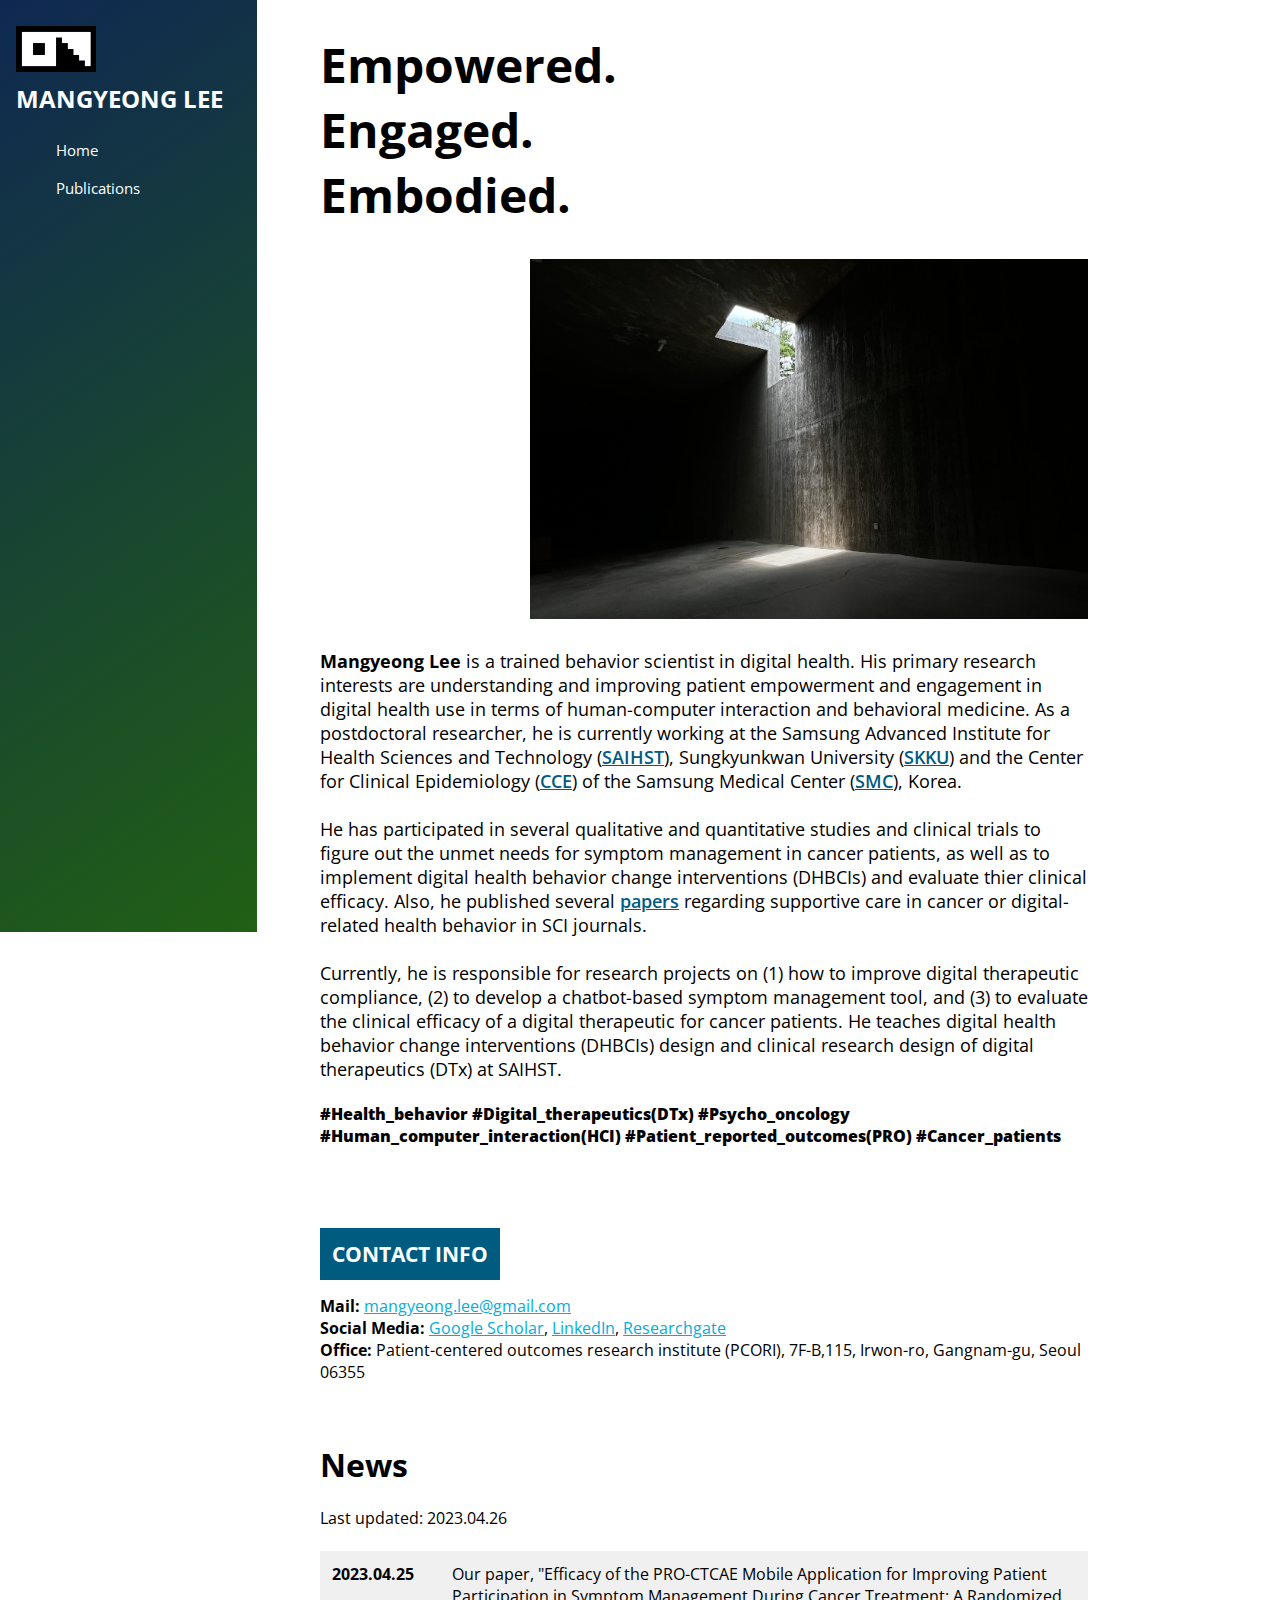
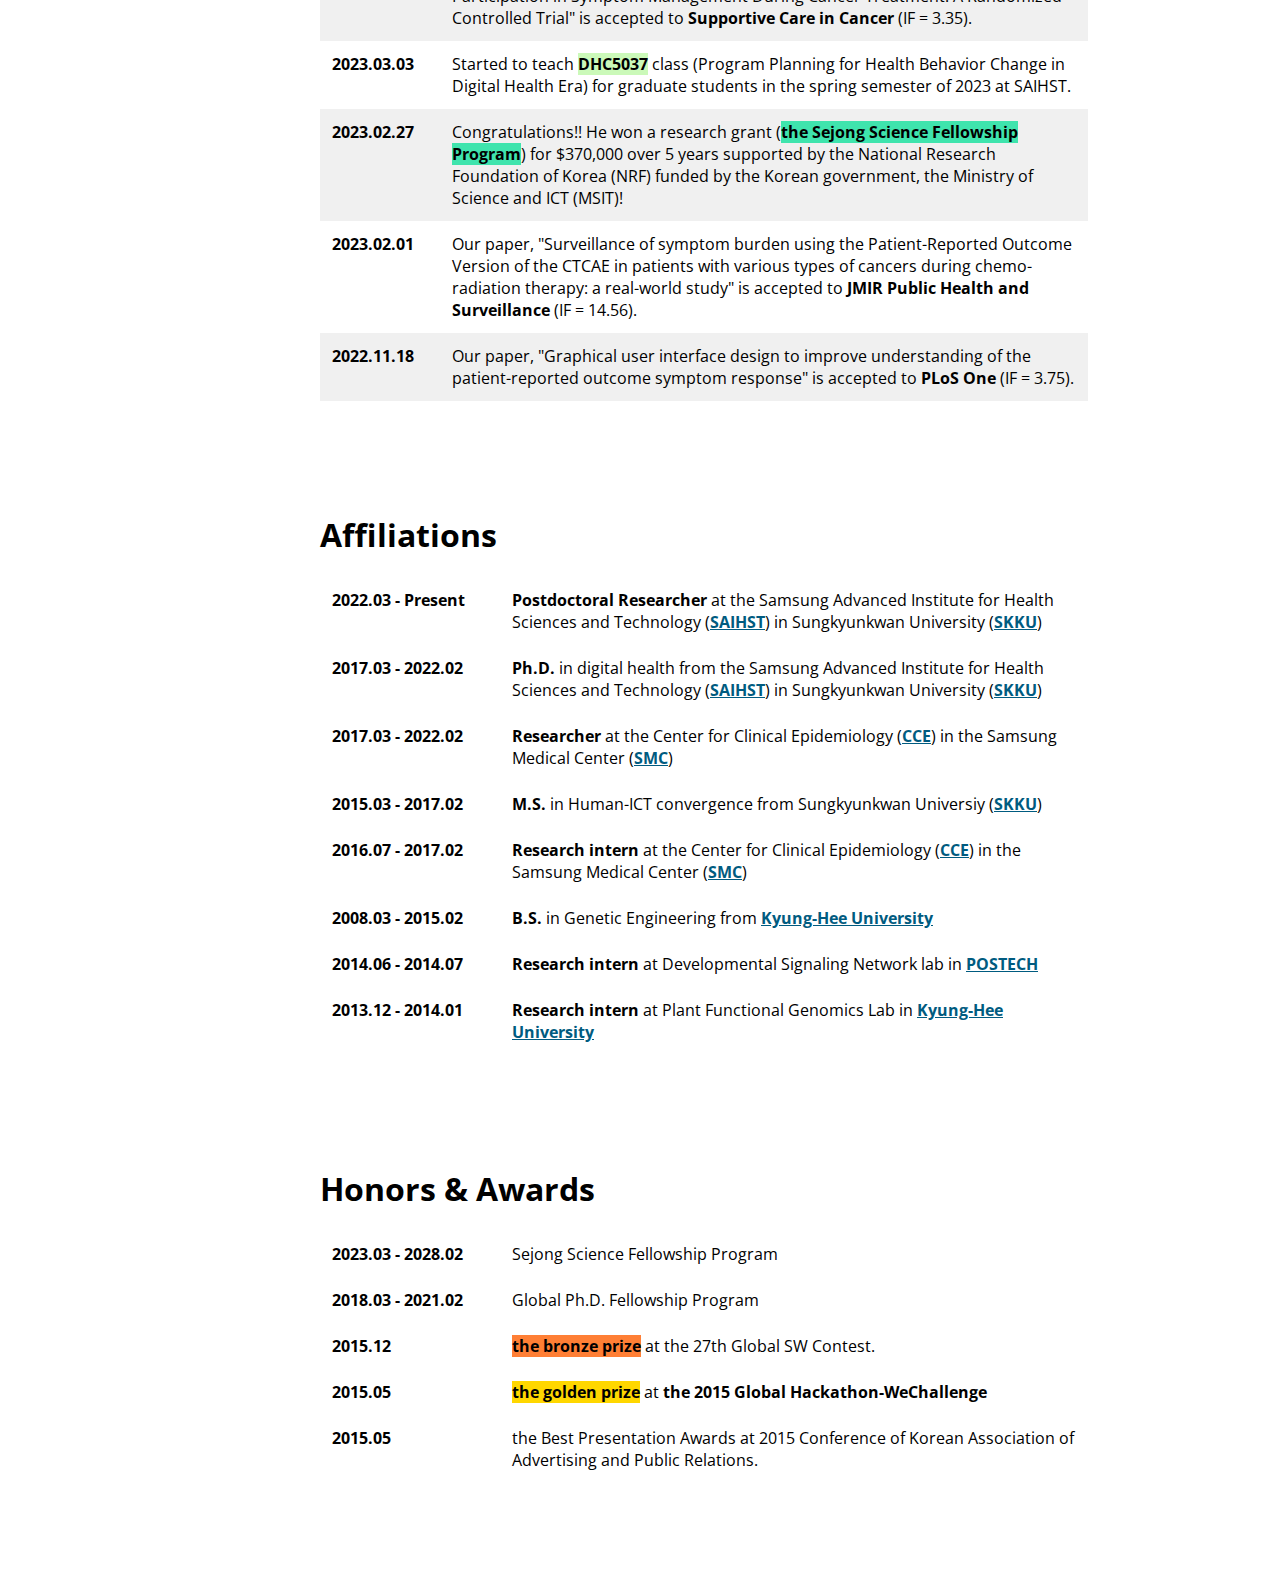
<file: index.html>
<!DOCTYPE html>
<html>
    <head>
        <title>Mangyeonglee | Digital Health Behavior</title>
        <meta charset = "utf-8" />
        <meta name="viewport" content="width=device-width, initial-scale=1">
        <link href="https://fonts.googleapis.com/css2?family=Open+Sans:wght@300;400;600;700&display=swap" rel="stylesheet">
        <link rel = "stylesheet" href = "style.css"/>
        <link rel = "shortcut icon" href ="http://drive.google.com/uc?export=view&id=1pMqNpIG5rnCpwJ6xAncfRbn1BxPCKw8t"/>
      </head>

      
<body>
    <div class = "wrapper">
        <header id = "logo-nav">
            <div class = "logo">
                <div id ="logo_img" style ="cursor:pointer;" onclick="location.href='index.html'"></div>
                <h1><a href = 'index.html' class = "header-btn">MANGYEONG LEE</a></h1>
            </div>
            <nav class = "navbar" >
                <!--<span class = "nav-item"><a href = # class = "header-btn">News</a></span>
                <span class = "nav-item"><a href = # class = "header-btn">Projects</a></span>
                <span class = "nav-item"><a href = # class = "header-btn">Pubspancations</a></span>
                <span class = "nav-item"><a href = # class = "header-btn">Education</a></span>
                <span class = "nav-item"><a href = # class = "header-btn">Contact</a></span>-->
                <ul type = "none">
                    <li class = "nav-item"><a href = index.html class = "header-btn">Home</a></li>
                    <!--<li class = "nav-item"><a href = affiliations.html class = "header-btn">Affiliations</a></li>-->
                    <!--<li class = "nav-item"><a href = news.html class = "header-btn">News</a></li>-->
                    <!--<li class = "nav-item"><a href = research.html class = "header-btn">Research</a></li>-->
                    <li class = "nav-item"><a href = publications.html class = "header-btn">Publications</a></li>
                    <!--<li class = "nav-item"><a href = teaching.html class = "header-btn">Teaching</a></li>-->
                    <!--<li class = "nav-item"><a href = # class = "header-btn">Contact</a></li>-->
                </ul>
            </div>
        </header>

        <div id = "main-content">
            <div id = "main-introduction">
                <h1>
                    Empowered.
                    <br>Engaged.
                    <br>Embodied.
                </h1>
                
                <div id = "profileImage" class = 'parallax-bg'></div>

                <div id = "mglee-description">
                    
                    <p><strong>Mangyeong Lee</strong> is a trained behavior scientist in digital health. His primary research interests are understanding and improving patient empowerment and engagement in digital health use in terms of human-computer interaction and behavioral medicine. As a postdoctoral researcher, he is currently working at the Samsung Advanced Institute for Health Sciences and Technology (<a href = "https://saihst.skku.edu/m/index.php" target="_blank" class = "inst_link">SAIHST</a>), Sungkyunkwan University (<a href = "https://www.skku.edu/skku/index.do" target="_blank" class = "inst_link">SKKU</a>) and the Center for Clinical Epidemiology (<a href = "http://www.samsunghospital.com/dept/main/index.do?DP_CODE=1812J2&MENU_ID=001001" target="_blank" class = "inst_link">CCE</a>) of the Samsung Medical Center (<a href = "http://www.samsunghospital.com/home/main/index.do" target="_blank" class = "inst_link">SMC</a>), Korea. 
                    <br><br> He has participated in several qualitative and quantitative studies and clinical trials to figure out the unmet needs for symptom management in cancer patients, as well as to implement digital health behavior change interventions (DHBCIs) and evaluate thier clinical efficacy. Also, he published several <a href = 'publications.html' target="_blank" class = "em_link">papers</a> regarding supportive care in cancer or digital-related health behavior in SCI journals.
                    <br><br> Currently, he is responsible for research projects on (1) how to improve digital therapeutic compliance, (2) to develop a chatbot-based symptom management tool, and (3) to evaluate the clinical efficacy of a digital therapeutic for cancer patients. He teaches digital health behavior change interventions (DHBCIs) design and clinical research design of digital therapeutics (DTx) at SAIHST. </p>

                    <h4 class = "intro-keyword"><strong>#Health_behavior #Digital_therapeutics(DTx) #Psycho_oncology #Human_computer_interaction(HCI) #Patient_reported_outcomes(PRO) #Cancer_patients</strong></h5>
                </div>

            </div>

            <div class = "contact-area">
                <span class = "contact-title">CONTACT INFO</span>
                <div class = "contact-grid">
                    <span class = "mail"><strong>Mail:</strong> <a href="mailto:mangyeong.lee@gmail.com" class = "contact-link">mangyeong.lee@gmail.com</a></span>
                    <span class = "sns"><strong>Social Media:</strong> <a href ="https://scholar.google.com/citations?user=iiqRbg4AAAAJ&hl=ko" target="_blank" class = "contact-link">Google Scholar</a>, <a href ="https://www.linkedin.com/in/mangyeong-lee-1417ab16b/" target="_blank" class = "contact-link">LinkedIn</a>, <a href ="https://www.researchgate.net/profile/Mangyeong-Lee/research" class = "contact-link">Researchgate</a></span>
                    <span class = "office"><strong>Office:</strong> Patient-centered outcomes research institute (PCORI), 7F-B,115, Irwon-ro, Gangnam-gu, Seoul 06355</span>
                </div>
            </div>
        
            <div id = "news-content">
                <h1>News</h1>
                <span>Last updated: 2023.04.26</span>
                <br><br>
                <div class = "news-grid">

                    <span class = "news-col-1">2023.04.25</span>
                    <span class = "news-col-2">Our paper, "Efficacy of the PRO-CTCAE Mobile Application for Improving Patient Participation in Symptom Management During Cancer Treatment: A Randomized Controlled Trial" is accepted to <strong >Supportive Care in Cancer</strong> (IF = 3.35).</span>

                    <span class = "news-col-1">2023.03.03</span>
                    <span class = "news-col-2">Started to teach <strong style = "background-color: #cbf9b9">DHC5037</strong> class (Program Planning for Health Behavior Change in Digital Health Era) for graduate students in the spring semester of 2023 at SAIHST.</span>

                    <span class = "news-col-1">2023.02.27</span>
                    <span class = "news-col-2">Congratulations!! He won a research grant (<strong style = "background-color: #3fe4ad">the Sejong Science Fellowship Program</strong>) for $370,000 over 5 years supported by the National Research Foundation of Korea (NRF) funded by the Korean government, the Ministry of Science and ICT (MSIT)!</span>

                    <span class = "news-col-1">2023.02.01</span>
                    <span class = "news-col-2">Our paper, "Surveillance of symptom burden using the Patient-Reported Outcome Version of the CTCAE in patients with various types of cancers during chemo-radiation therapy: a real-world study" is accepted to <strong >JMIR Public Health and Surveillance</strong> (IF = 14.56).</span>

                    <span class = "news-col-1">2022.11.18</span>
                    <span class = "news-col-2">Our paper, "Graphical user interface design to improve understanding of the patient-reported outcome symptom response" is accepted to <strong>PLoS One</strong> (IF = 3.75).</span>
            
                </div> 
            </div>
                
            <div id = "affiliation-content">
                <h1>Affiliations</h1>
                
                <div class = "affiliation-grid">
                    <span class = "affiliation-col-1">2022.03 - Present</span>
                    <span class = "affiliation-col-2"><strong>Postdoctoral Researcher</strong> at the Samsung Advanced Institute for Health Sciences and Technology (<strong><a href = "https://saihst.skku.edu/m/index.php" target="_blank">SAIHST</a></strong>) in Sungkyunkwan University (<strong><a href = "https://www.skku.edu/skku/index.do" target="_blank">SKKU</a></strong>)</span>

                    <span class = "affiliation-col-1">2017.03 - 2022.02</span>
                    <span class = "affiliation-col-2"><strong>Ph.D.</strong> in digital health from the Samsung Advanced Institute for Health Sciences and Technology (<strong><a href = "https://saihst.skku.edu/m/index.php" target="_blank">SAIHST</a></strong>) in Sungkyunkwan University (<strong><a href = "https://www.skku.edu/skku/index.do" target="_blank">SKKU</a></strong>)</span>

                    <span class = "affiliation-col-1">2017.03 - 2022.02</span>
                    <span class = "affiliation-col-2"><strong>Researcher</strong> at the Center for Clinical Epidemiology (<strong><a href = "http://www.samsunghospital.com/dept/main/index.do?DP_CODE=1812J2" target="_blank">CCE</a></strong>) in the Samsung Medical Center (<strong><a href = "http://www.samsunghospital.com/home/main/index.do" target="_blank">SMC</a></strong>)</span>

                    <span class = "affiliation-col-1">2015.03 - 2017.02</span>
                    <span class = "affiliation-col-2"><strong>M.S.</strong> in Human-ICT convergence from Sungkyunkwan Universiy (<strong><a href = "https://www.skku.edu/skku/index.do" target="_blank">SKKU</a></strong>)</span>
                    

                    <span class = "affiliation-col-1">2016.07 - 2017.02</span>
                    <span class = "affiliation-col-2"><strong>Research intern</strong> at the Center for Clinical Epidemiology (<strong><a href = "http://www.samsunghospital.com/dept/main/index.do?DP_CODE=1812J2" target="_blank">CCE</a></strong>) in the Samsung Medical Center (<strong><a href = "http://www.samsunghospital.com/home/main/index.do" target="_blank">SMC</a></strong>)</span>

                    <span class = "affiliation-col-1">2008.03 - 2015.02</span>
                    <span class = "affiliation-col-2"><strong>B.S.</strong> in Genetic Engineering from <strong><a href = "https://www.khu.ac.kr" target="_blank">Kyung-Hee University</a></strong></span>

                    <span class = "affiliation-col-1">2014.06 - 2014.07</span>
                    <span class = "affiliation-col-2"><strong>Research intern</strong> at Developmental Signaling Network lab in <strong><a href = "https://www.postech.ac.kr" target="_blank">POSTECH</a></strong></span>

                    <span class = "affiliation-col-1">2013.12 - 2014.01</span>
                    <span class = "affiliation-col-2"><strong>Research intern</strong> at Plant Functional Genomics Lab in <strong><a href = "https://www.khu.ac.kr" target="_blank">Kyung-Hee University</a></strong></span>

        
                </div> 
            </div>        
            
            <div id = "honors-area">
                <h1>Honors & Awards</h1>
                
                <div class = "honors-grid">

                    <span class = "honors-col-1">2023.03 - 2028.02</span>
                    <span class = "honors-col-2">Sejong Science Fellowship Program</span>

                    <span class = "honors-col-1">2018.03 - 2021.02</span>
                    <span class = "honors-col-2">Global Ph.D. Fellowship Program</span>

                    <span class = "honors-col-1">2015.12</span>
                    <span class = "honors-col-2"><span style = "background-color: #ff7f35;"><strong>the bronze prize</strong></span> at the 27th Global SW Contest.</span>

                    <span class = "honors-col-1">2015.05</span>
                    <span class = "honors-col-2"><span style = "background-color: gold;"><strong>the golden prize</strong></span> at <strong>the 2015 Global Hackathon-WeChallenge</strong></span>

                    <span class = "honors-col-1">2015.05</span>
                    <span class = "honors-col-2">the Best Presentation Awards at 2015 Conference of Korean Association of Advertising and Public Relations.</span>

                    
             
        
                </div> 
            </div>        
            

        </div>
    </div>


</body>


</html>
</file>
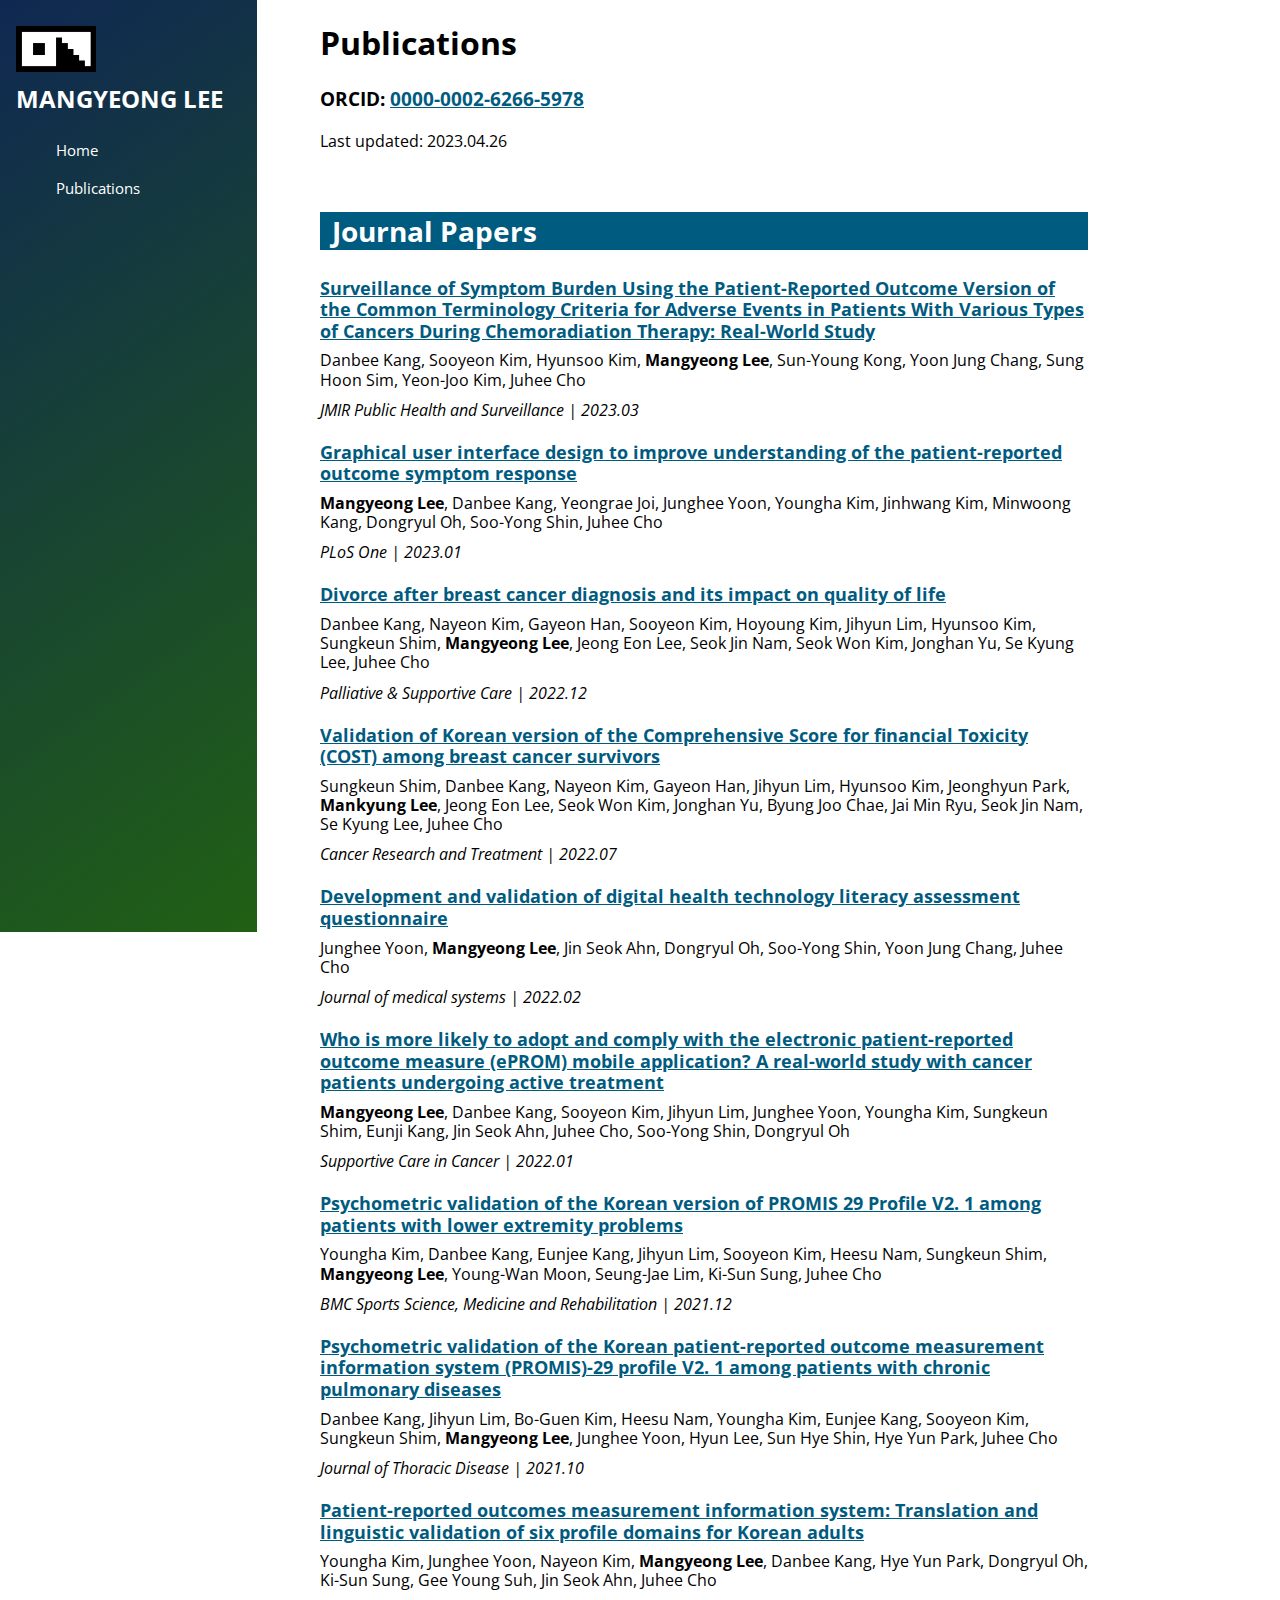
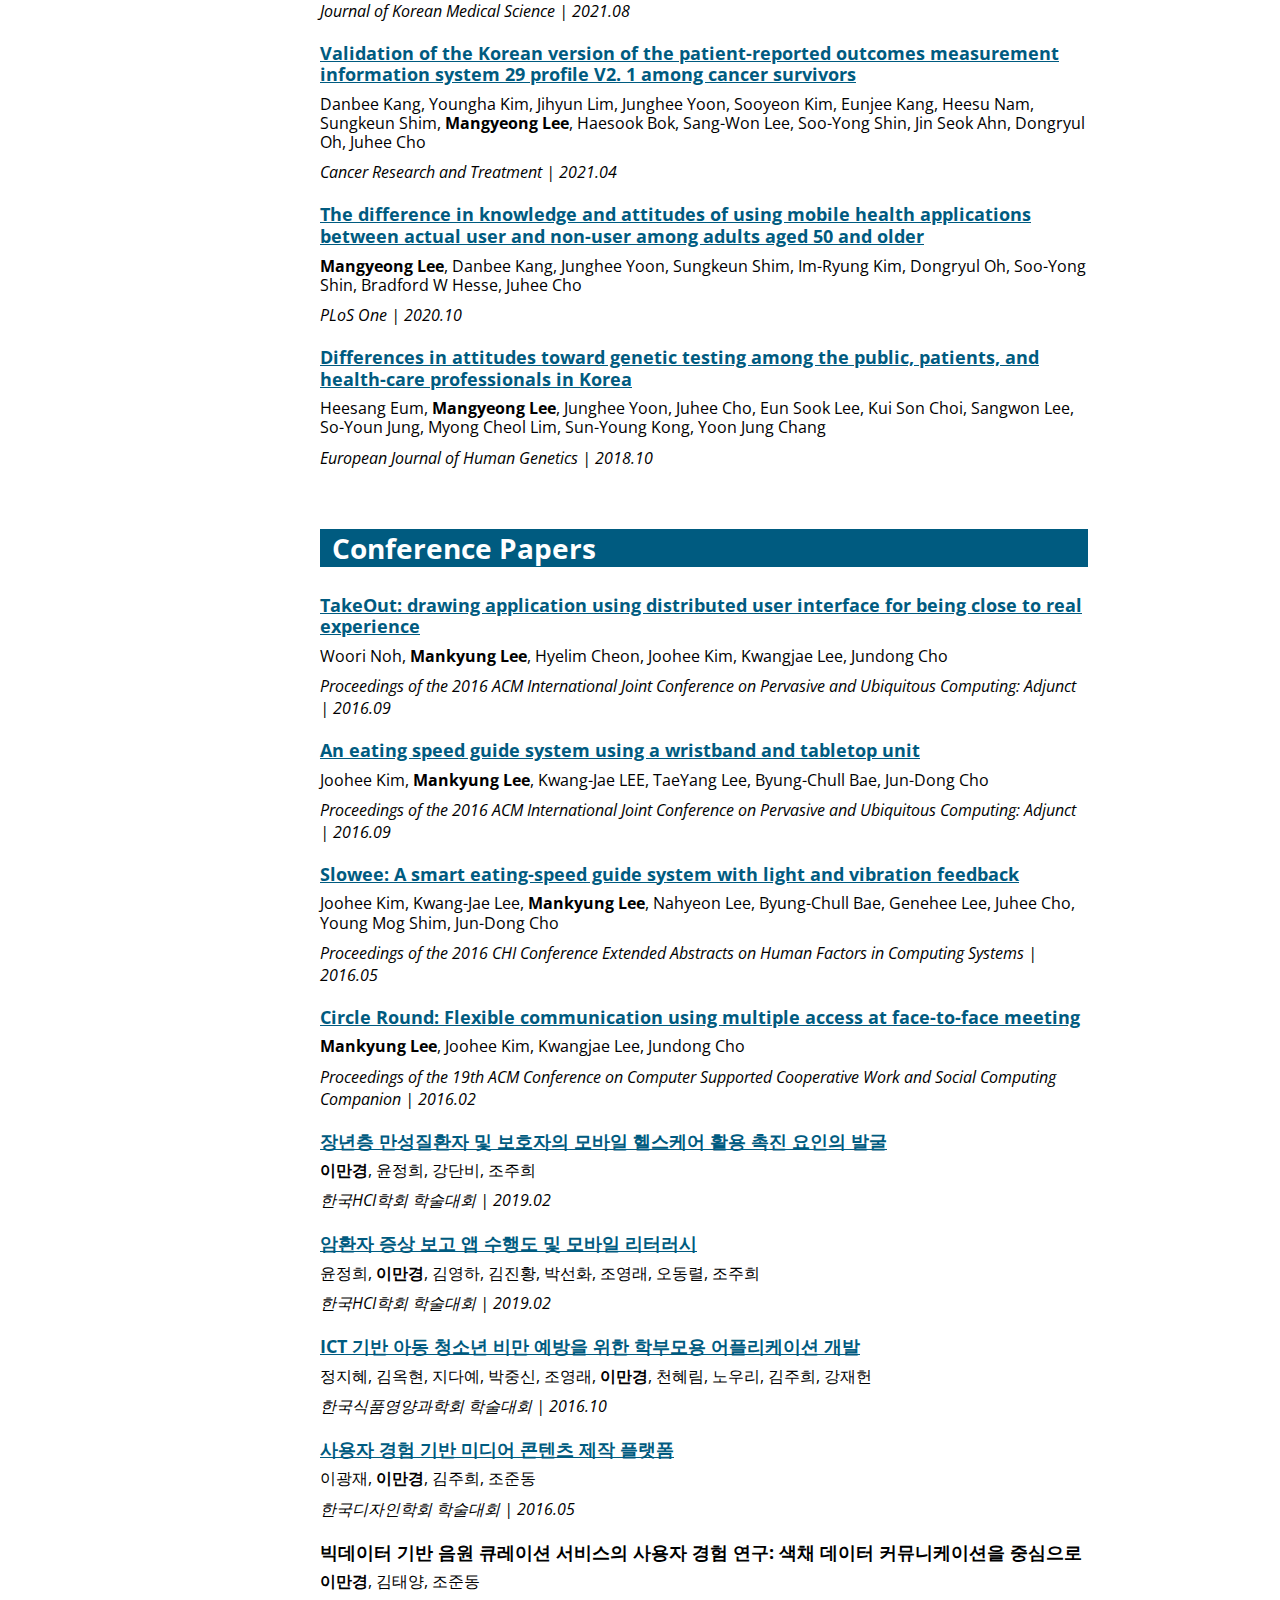
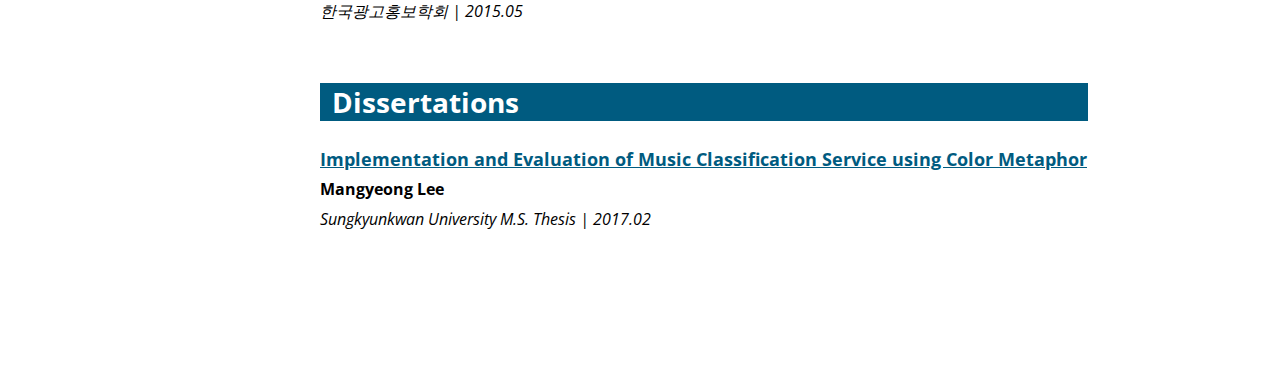
<file: publications.html>
<!DOCTYPE html>
<html>
    <head>
        <title>Mangyeonglee | Digital Health Behavior</title>
        <meta charset = "utf-8" />
        <!--<meta name="viewport" content="width=device-width, initial-scale=1">-->
        <link href="https://fonts.googleapis.com/css2?family=Open+Sans:wght@300;400;600;700&display=swap" rel="stylesheet">
        <link rel = "stylesheet" href = "style.css"/>
        <link rel = "shortcut icon" href ="http://drive.google.com/uc?export=view&id=1pMqNpIG5rnCpwJ6xAncfRbn1BxPCKw8t"/>
      </head>

      

        <body class = "container">
            <header id = "logo-nav">
                <div class = "logo">
                    <div id ="logo_img" style ="cursor:pointer;" onclick="location.href='index.html'"></div>
                    <h1><a href = 'index.html' class = "header-btn">MANGYEONG LEE</a></h1>
                </div>
                <nav class = "navbar" >
                    <!--<span class = "nav-item"><a href = # class = "header-btn">News</a></span>
                    <span class = "nav-item"><a href = # class = "header-btn">Projects</a></span>
                    <span class = "nav-item"><a href = # class = "header-btn">Pubspancations</a></span>
                    <span class = "nav-item"><a href = # class = "header-btn">Education</a></span>
                    <span class = "nav-item"><a href = # class = "header-btn">Contact</a></span>-->
                    <ul type = "none">
                        <li class = "nav-item"><a href = index.html class = "header-btn">Home</a></li>
                    <!--<li class = "nav-item"><a href = affiliations.html class = "header-btn">Affiliations</a></li>-->
                    <!--<li class = "nav-item"><a href = news.html class = "header-btn">News</a></li>-->
                    <!--<li class = "nav-item"><a href = research.html class = "header-btn">Research</a></li>-->
                    <li class = "nav-item"><a href = publications.html class = "header-btn">Publications</a></li>
                    <!--<li class = "nav-item"><a href = teaching.html class = "header-btn">Teaching</a></li>-->
                    <!--<li class = "nav-item"><a href = # class = "header-btn">Contact</a></li>-->
                    </ul>
                </div>
            </header>


            <div id = "main-content">
                <div class ="publication-list">
                    <h1>Publications</h1>
                    <h3>ORCID: <a href = "https://orcid.org/0000-0002-6266-5978">0000-0002-6266-5978</a></h3>
                    <span>Last updated: 2023.04.26</span>
                    <h3 class = "publication-cat">Journal Papers</h3>

                    <div class = "publication-grid">
                        <span class = "paperTitle"><a href = "https://journals.plos.org/plosone/article?id=10.1371/journal.pone.0278465"><strong>Surveillance of Symptom Burden Using the Patient-Reported Outcome Version of the Common Terminology Criteria for Adverse Events in Patients With Various Types of Cancers During Chemoradiation Therapy: Real-World Study</strong></a></span>
                        <span class = "authorship">Danbee Kang, Sooyeon Kim, Hyunsoo Kim, <strong>Mangyeong Lee</strong>, Sun-Young Kong, Yoon Jung Chang, Sung Hoon Sim, Yeon-Joo Kim, Juhee Cho</span>
                        <span class = "journalName"><em>JMIR Public Health and Surveillance | 2023.03</em></span>
                    </div>

                    <div class = "publication-grid">
                        <span class = "paperTitle"><a href = "https://journals.plos.org/plosone/article?id=10.1371/journal.pone.0278465"><strong>Graphical user interface design to improve understanding of the patient-reported outcome symptom response</strong></a></span>
                        <span class = "authorship"><strong>Mangyeong Lee</strong>, Danbee Kang, Yeongrae Joi, Junghee Yoon, Youngha Kim, Jinhwang Kim, Minwoong Kang, Dongryul Oh, Soo-Yong Shin, Juhee Cho</span>
                        <span class = "journalName"><em>PLoS One | 2023.01</em></span>
                    </div>


                    <div class = "publication-grid">
                        <span class = "paperTitle"><a href = "https://www.cambridge.org/core/journals/palliative-and-supportive-care/article/divorce-after-breast-cancer-diagnosis-and-its-impact-on-quality-of-life/E02A6BA5F4BA1B635D7B44AA5B7D4531"><strong>Divorce after breast cancer diagnosis and its impact on quality of life</strong></a></span>
                        <span class = "authorship">Danbee Kang, Nayeon Kim, Gayeon Han, Sooyeon Kim, Hoyoung Kim, Jihyun Lim, Hyunsoo Kim, Sungkeun Shim, <strong>Mangyeong Lee</strong>, Jeong Eon Lee, Seok Jin Nam, Seok Won Kim, Jonghan Yu, Se Kyung Lee, Juhee Cho</span>
                        <span class = "journalName"><em>Palliative & Supportive Care | 2022.12</em></span>
                    </div>


                    <div class = "publication-grid">
                        <span class = "paperTitle"><a href = "https://synapse.koreamed.org/articles/1516078561"><strong>Validation of Korean version of the Comprehensive Score for financial Toxicity (COST) among breast cancer survivors</strong></a></span>
                        <span class = "authorship">Sungkeun Shim, Danbee Kang, Nayeon Kim, Gayeon Han, Jihyun Lim, Hyunsoo Kim, Jeonghyun Park, <strong>Mankyung Lee</strong>, Jeong Eon Lee, Seok Won Kim, Jonghan Yu, Byung Joo Chae, Jai Min Ryu, Seok Jin Nam, Se Kyung Lee, Juhee Cho</span>
                        <span class = "journalName"><em>Cancer Research and Treatment | 2022.07</em></span>
                    </div>


                    <div class = "publication-grid">
                        <span class = "paperTitle"><a href = "https://link.springer.com/article/10.1007/s10916-022-01800-8"><strong>Development and validation of digital health technology literacy assessment questionnaire</strong></a></span>
                        <span class = "authorship">Junghee Yoon, <strong>Mangyeong Lee</strong>, Jin Seok Ahn, Dongryul Oh, Soo-Yong Shin, Yoon Jung Chang, Juhee Cho</span>
                        <span class = "journalName"><em>Journal of medical systems | 2022.02</em></span>
                    </div>


                    <div class = "publication-grid">
                        <span class = "paperTitle"><a href = "https://link.springer.com/article/10.1007/s00520-021-06473-6"><strong>Who is more likely to adopt and comply with the electronic patient-reported outcome measure (ePROM) mobile application? A real-world study with cancer patients undergoing active treatment</strong></a></span>
                        <span class = "authorship"><strong>Mangyeong Lee</strong>, Danbee Kang, Sooyeon Kim, Jihyun Lim, Junghee Yoon, Youngha Kim, Sungkeun Shim, Eunji Kang, Jin Seok Ahn, Juhee Cho, Soo-Yong Shin, Dongryul Oh</span>
                        <span class = "journalName"><em>Supportive Care in Cancer | 2022.01</em></span>
                    </div>


                    <div class = "publication-grid">
                        <span class = "paperTitle"><a href = "https://bmcsportsscimedrehabil.biomedcentral.com/articles/10.1186/s13102-021-00374-1"><strong>Psychometric validation of the Korean version of PROMIS 29 Profile V2. 1 among patients with lower extremity problems</strong></a></span>
                        <span class = "authorship">Youngha Kim, Danbee Kang, Eunjee Kang, Jihyun Lim, Sooyeon Kim, Heesu Nam, Sungkeun Shim, <strong>Mangyeong Lee</strong>, Young-Wan Moon, Seung-Jae Lim, Ki-Sun Sung, Juhee Cho</span>
                        <span class = "journalName"><em>BMC Sports Science, Medicine and Rehabilitation | 2021.12</em></span>
                    </div>


                    <div class = "publication-grid">
                        <span class = "paperTitle"><a href = "https://www.ncbi.nlm.nih.gov/pmc/articles/PMC8575797/"><strong>Psychometric validation of the Korean patient-reported outcome measurement information system (PROMIS)-29 profile V2. 1 among patients with chronic pulmonary diseases</strong></a></span>
                        <span class = "authorship">Danbee Kang, Jihyun Lim, Bo-Guen Kim, Heesu Nam, Youngha Kim, Eunjee Kang, Sooyeon Kim, Sungkeun Shim, <strong>Mangyeong Lee</strong>, Junghee Yoon, Hyun Lee, Sun Hye Shin, Hye Yun Park, Juhee Cho</span>
                        <span class = "journalName"><em>Journal of Thoracic Disease | 2021.10</em></span>
                    </div>


                    <div class = "publication-grid">
                        <span class = "paperTitle"><a href = "https://synapse.koreamed.org/articles/1147362"><strong>Patient-reported outcomes measurement information system: Translation and linguistic validation of six profile domains for Korean adults</strong></a></span>
                        <span class = "authorship">Youngha Kim, Junghee Yoon, Nayeon Kim, <strong>Mangyeong Lee</strong>, Danbee Kang, Hye Yun Park, Dongryul Oh, Ki-Sun Sung, Gee Young Suh, Jin Seok Ahn, Juhee Cho</span>
                        <span class = "journalName"><em>Journal of Korean Medical Science | 2021.08</em></span>
                    </div>

                    <div class = "publication-grid">
                        <span class = "paperTitle"><a href = "https://synapse.koreamed.org/articles/1154851"><strong>Validation of the Korean version of the patient-reported outcomes measurement information system 29 profile V2. 1 among cancer survivors</strong></a></span>
                        <span class = "authorship">Danbee Kang, Youngha Kim, Jihyun Lim, Junghee Yoon, Sooyeon Kim, Eunjee Kang, Heesu Nam, Sungkeun Shim, <strong>Mangyeong Lee</strong>, Haesook Bok, Sang-Won Lee, Soo-Yong Shin, Jin Seok Ahn, Dongryul Oh, Juhee Cho</span>
                        <span class = "journalName"><em>Cancer Research and Treatment | 2021.04</em></span>
                    </div>


                    <div class = "publication-grid">
                        <span class = "paperTitle"><a href = "https://journals.plos.org/plosone/article?id=10.1371/journal.pone.0241350"><strong>The difference in knowledge and attitudes of using mobile health applications between actual user and non-user among adults aged 50 and older</strong></a></span>
                        <span class = "authorship"><strong>Mangyeong Lee</strong>, Danbee Kang, Junghee Yoon, Sungkeun Shim, Im-Ryung Kim, Dongryul Oh, Soo-Yong Shin, Bradford W Hesse, Juhee Cho</span>
                        <span class = "journalName"><em>PLoS One | 2020.10</em></span>
                    </div>
                    <div class = "publication-grid">
                        <span class = "paperTitle"><a href = "https://www.nature.com/articles/s41431-018-0191-6"><strong>Differences in attitudes toward genetic testing among the public, patients, and health-care professionals in Korea</strong></a></span>
                        <span class = "authorship">Heesang Eum, <strong>Mangyeong Lee</strong>, Junghee Yoon, Juhee Cho, Eun Sook Lee, Kui Son Choi, Sangwon Lee, So-Youn Jung, Myong Cheol Lim, Sun-Young Kong, Yoon Jung Chang</span>
                        <span class = "journalName"><em>European Journal of Human Genetics | 2018.10</em></span>
                    </div>

                    
                    <h3 class = "publication-cat">Conference Papers</h3>
                    <div class = "publication-grid">
                        <span class = "paperTitle"><a href = "https://dl.acm.org/citation.cfm?id=2971439"><strong>TakeOut: drawing application using distributed user interface for being close to real experience</strong></a></span>
                        <span class = "authorship">Woori Noh, <strong>Mankyung Lee</strong>, Hyelim Cheon, Joohee Kim, Kwangjae Lee, Jundong Cho</span>
                        <span class = "journalName"><em>Proceedings of the 2016 ACM International Joint Conference on Pervasive and Ubiquitous Computing: Adjunct | 2016.09</em></span>
                    </div>
                    <div class = "publication-grid">
                        <span class = "paperTitle"><a href = "https://dl.acm.org/citation.cfm?id=2971460"><strong>An eating speed guide system using a wristband and tabletop unit</strong></a></span>
                        <span class = "authorship">Joohee Kim, <strong>Mankyung Lee</strong>, Kwang-Jae LEE, TaeYang Lee, Byung-Chull Bae, Jun-Dong Cho</span>
                        <span class = "journalName"><em>Proceedings of the 2016 ACM International Joint Conference on Pervasive and Ubiquitous Computing: Adjunct | 2016.09</em></span>
                    </div>
                    <div class = "publication-grid">
                        <span class = "paperTitle"><a href = "https://dl.acm.org/citation.cfm?id=2892323"><strong>Slowee: A smart eating-speed guide system with light and vibration feedback</strong></a></span>
                        <span class = "authorship">Joohee Kim, Kwang-Jae Lee, <strong>Mankyung Lee</strong>, Nahyeon Lee, Byung-Chull Bae, Genehee Lee, Juhee Cho, Young Mog Shim, Jun-Dong Cho</span>
                        <span class = "journalName"><em>Proceedings of the 2016 CHI Conference Extended Abstracts on Human Factors in Computing Systems | 2016.05</em></span>
                    </div>
                    <div class = "publication-grid">
                        <span class = "paperTitle"><a href = "https://dl.acm.org/citation.cfm?id=2874326"><strong>Circle Round: Flexible communication using multiple access at face-to-face meeting</strong></a></span>
                        <span class = "authorship"><strong>Mankyung Lee</strong>, Joohee Kim, Kwangjae Lee, Jundong Cho</span>
                        <span class = "journalName"><em>Proceedings of the 19th ACM Conference on Computer Supported Cooperative Work and Social Computing Companion | 2016.02</em></span>
                    </div>


                    <div class = "publication-grid">
                        <span class = "paperTitle"><a href = "https://www.dbpia.co.kr/journal/articleDetail?nodeId=NODE08008206"><strong>장년층 만성질환자 및 보호자의 모바일 헬스케어 활용 촉진 요인의 발굴</strong></a></span>
                        <span class = "authorship"><strong>이만경</strong>, 윤정희, 강단비, 조주희</span>
                        <span class = "journalName"><em>한국HCI학회 학술대회 | 2019.02</em></span>
                    </div>

                    <div class = "publication-grid">
                        <span class = "paperTitle"><a href = "https://www.dbpia.co.kr/journal/articleDetail?nodeId=NODE08008192"><strong>암환자 증상 보고 앱 수행도 및 모바일 리터러시</strong></a></span>
                        <span class = "authorship">윤정희, <strong>이만경</strong>, 김영하, 김진황, 박선화, 조영래, 오동렬, 조주희</span>
                        <span class = "journalName"><em>한국HCI학회 학술대회 | 2019.02</em></span>
                    </div>

                    <div class = "publication-grid">
                        <span class = "paperTitle"><a href ="https://www.dbpia.co.kr/journal/articleDetail?nodeId=NODE07095161"><strong>ICT 기반 아동 청소년 비만 예방을 위한 학부모용 어플리케이션 개발</strong></a></span>
                        <span class = "authorship">정지혜, 김옥현, 지다예, 박중신, 조영래, <strong>이만경</strong>, 천혜림, 노우리, 김주희, 강재헌</span>
                        <span class = "journalName"><em>한국식품영양과학회 학술대회 | 2016.10</em></span>
                    </div>

                    <div class = "publication-grid">
                        <span class = "paperTitle"><a href ="https://www.dbpia.co.kr/journal/articleDetail?nodeId=NODE06681741"><strong>사용자 경험 기반 미디어 콘텐츠 제작 플랫폼</strong></a></span>
                        <span class = "authorship">이광재, <strong>이만경</strong>, 김주희, 조준동</span>
                        <span class = "journalName"><em>한국디자인학회 학술대회 | 2016.05</em></span>
                    </div>

                    <div class = "publication-grid">
                        <span class = "paperTitle"><strong>빅데이터 기반 음원 큐레이션 서비스의 사용자 경험 연구: 색채 데이터 커뮤니케이션을 중심으로</strong></span>
                        <span class = "authorship"><strong>이만경</strong>, 김태양, 조준동</span>
                        <span class = "journalName"><em>한국광고홍보학회 | 2015.05</em></span>
                    </div>

                    <h3 class = "publication-cat">Dissertations</h3>
                    <div class = "publication-grid">
                        <span class = "paperTitle"><a href ="http://dcollection.skku.edu/srch/srchDetail/000000103294?navigationSize=10&query=%2B%28%28all%3A%EC%9D%B4%EB%A7%8C%EA%B2%BD%29%29&pageSize=10&insCode=211040&searchWhere1=all&searchTotalCount=0&sortDir=desc&pageNum=1&rows=10&searthTotalPage=0&treePageNum=1&sortField=score&start=0&ajax=false&searchText=%5B%EC%A0%84%EC%B2%B4%3A%3Cspan+class%3D%22point1%22%3E%EC%9D%B4%EB%A7%8C%EA%B2%BD%3C%2Fspan%3E%5D&searchKeyWord1=%EC%9D%B4%EB%A7%8C%EA%B2%BD"><strong>Implementation and Evaluation of Music Classification Service using Color Metaphor</strong></a></span>
                        <span class = "authorship"><strong>Mangyeong Lee</strong></span>
                        <span class = "journalName"><em>Sungkyunkwan University M.S. Thesis | 2017.02</em></span>
                    </div>
                    

                </div>
                <div id = "footer">
                        
                </div> 
            </div>
        </body>
       
</html>
</file>
<file: style.css>
/*--- basic setting ---*/



body {
    font-family: 'Open Sans', sans-serif;
    font-weight: 400;
    background-color: white;
    padding:0;
    margin:0;
}

a {
    color: #005b80;
}



/*-- header setting --*/

header {
    /*overflow: hidden;*/
    display: inline-block;
    position:fixed;
    top:0;
    left:0;
    width:225px;
    height: 100%;
    padding: 1rem;
    background: linear-gradient(145deg,#0f2852,  #216014);
    /*background-color:#142b53;*/
    /*background-color: rgb(0, 71, 149);*/
    /*justify-content: space-between;*/
    align-items: center;
}

a.header-btn {
    text-decoration: none;
    color: rgb(255, 255, 255);
}


#logo_img {
    background-image: url('logo_mglee.png');
    background-size: cover;
    height: 46px;
    width: 80px;
    margin-top: 10px;
    margin-bottom: 10px;
}


.logo h1 {
    color: rgb(255, 255, 255);
    font-size: 24px;
    margin: 0px;
}

.navbar {
    margin-right:2rem;
}

.navbar a {
    display: inline-block;
    color: rgb(255, 255, 255);
    text-align: center;
    font-size: 15px;
    padding: 9px 0px;    
}

/*.nav-item a:hover {
    background: #0e3e7e;
    color: white;
}*/

/*-- main content setting --*/

#main-content {
    padding-left: 320px;
    padding-right: 90px;
    width: 60%;
}

#main-introduction {
    transform-style: preserve-3d;
    position: relative;
    perspective: 4px;
    overflow:hidden;
}

#main-introduction h1 {
    font-size: 48px;
    
}

#profileImage {
    background-image: url('IMG_0172.jpeg');
    background-position:210px 50%;
    background-size:cover;
    background-repeat: no-repeat;
    height: 360px;
    /*background-attachment:fixed;*/
    /*transform: translate3d(30px, 7%, 1.5px) scale(0.5);*/
    z-index: -1;
}

#mglee-description {
    margin-top:0;
}


#mglee-description p {
    margin-top: 30px;
    font-size: 18px;
}

.inst_link {
    color:  #005b80;
    font-weight: 600;
}

.em_link {
    color: #005b80;
    font-weight: 600;
}

/* contact */

.contact-area {
    margin-top: 60px;
    margin-bottom: 60px;
}

.contact-title {
    display:inline-block;
    background-color: #005b80;
    color: rgb(255, 255, 255);
    font-weight: bold;
    padding: 12px;
    font-size: 21px;
    margin-bottom: 15px;
}

.contact-grid {
    display: grid;
    grid-column: 1;
    grid-row: 3;
}

.contact-link {
    color: rgb(0, 173, 221);
}

/*.contact-area {
    float: right;
    background-color: #6681ae;
    height: 345px;
    width: 50%;
    padding: 45px;
    margin-top: 90px;
    margin-right: 90px;
    margin-bottom: -90px;
    color: rgb(0, 0, 0);
    border-radius: 35px;
    background: linear-gradient(145deg, #e6e6e6, #ffffff);
    box-shadow:  20px 20px 60px #d9d9d9,
                  -20px -20px 60px #ffffff;
    transform: rotate(-6deg);
}*/

/* affiliation contents */

#affiliation-content {
    padding-bottom: 90px;
}

.affiliation-grid {
    display: grid;
    grid-template-columns: 180px auto;
    grid-gap: 0px;
}

.affiliation-col-2 {
    padding: 12px;
}

.affiliation-col-1 {
    font-weight: 700;
    padding: 12px;
}



/* news contents */

#news-content {
    padding-bottom: 90px;
}

.news-grid {
    display: grid;
    grid-template-columns: 120px auto;
    grid-gap: 0px;
}

.news-col-2 {
    padding: 12px;
}

.news-col-1 {
    font-weight: 700;
    padding: 12px;
}

.news-grid span:nth-child(4n+1), .news-grid span:nth-child(4n+2) {
    background-color: rgb(240, 240, 240);
}


/* publicacion */

/*-- contents --*/




.publication-list {
    background: white;
    grid-row-start: 2;
    padding-bottom: 120px;
}

.publication-list a{
    color: #005b80;;

}

.publication-cat {
    background-color: #005b80;
    font-size: 28px;
    margin-top: 60px;
    padding-left:12px;
    color: white;
}

.publication-grid {
    display: grid;
    grid-template-rows: 3;
    margin-bottom: 21px;
}

.paperTitle {
    font-size: 18px;
    line-height: 120%;
    margin-bottom: 9px;
}

.authorship {
    line-height: 120%;
    margin-bottom: 9px;
}


#conference, #dissert {
    margin-top: 60px;
}


/* honors */

#honors-area {
    padding-bottom: 90px;
}

.honors-grid {
    display: grid;
    grid-template-columns: 180px auto;
    grid-gap: 0px;
}

.honors-col-2 {
    padding: 12px;
}

.honors-col-1 {
    font-weight: 700;
    padding: 12px;
}



/*------RESPONSIVE-------*/


@media (max-width: 1000px){
    header{
        z-index: 1;
        display: inline-flex;
        height: 60px;
        width: 100%;
    }

    .logo h1 {
        display:none;
        margin-top: 15px;
        margin-left: 9px;
    }

    .navbar ul {
        float: right;
        display: flex;
    }

    .navbar li {
        padding-right: 30px;
    }

    #main-content {
        margin-top: 120px;
        padding-left: 30px;
        padding-right: 30px;
        width: 80%;
    }

    #profileImage {
        height: 300px;
        background-position: 10% 50%;
    }

    #main-introduction h1 {
        font-size: 36px;

    }

    #mglee-description {
        margin-top: 30px;
    }

    .affiliation-grid {
        grid-template-columns: 90px auto;
    }

    .news-grid {
        grid-template-columns: 120px auto;
    }
    
    .honors-grid {
        grid-template-columns: 90px auto;
    }
     
}
</file>
